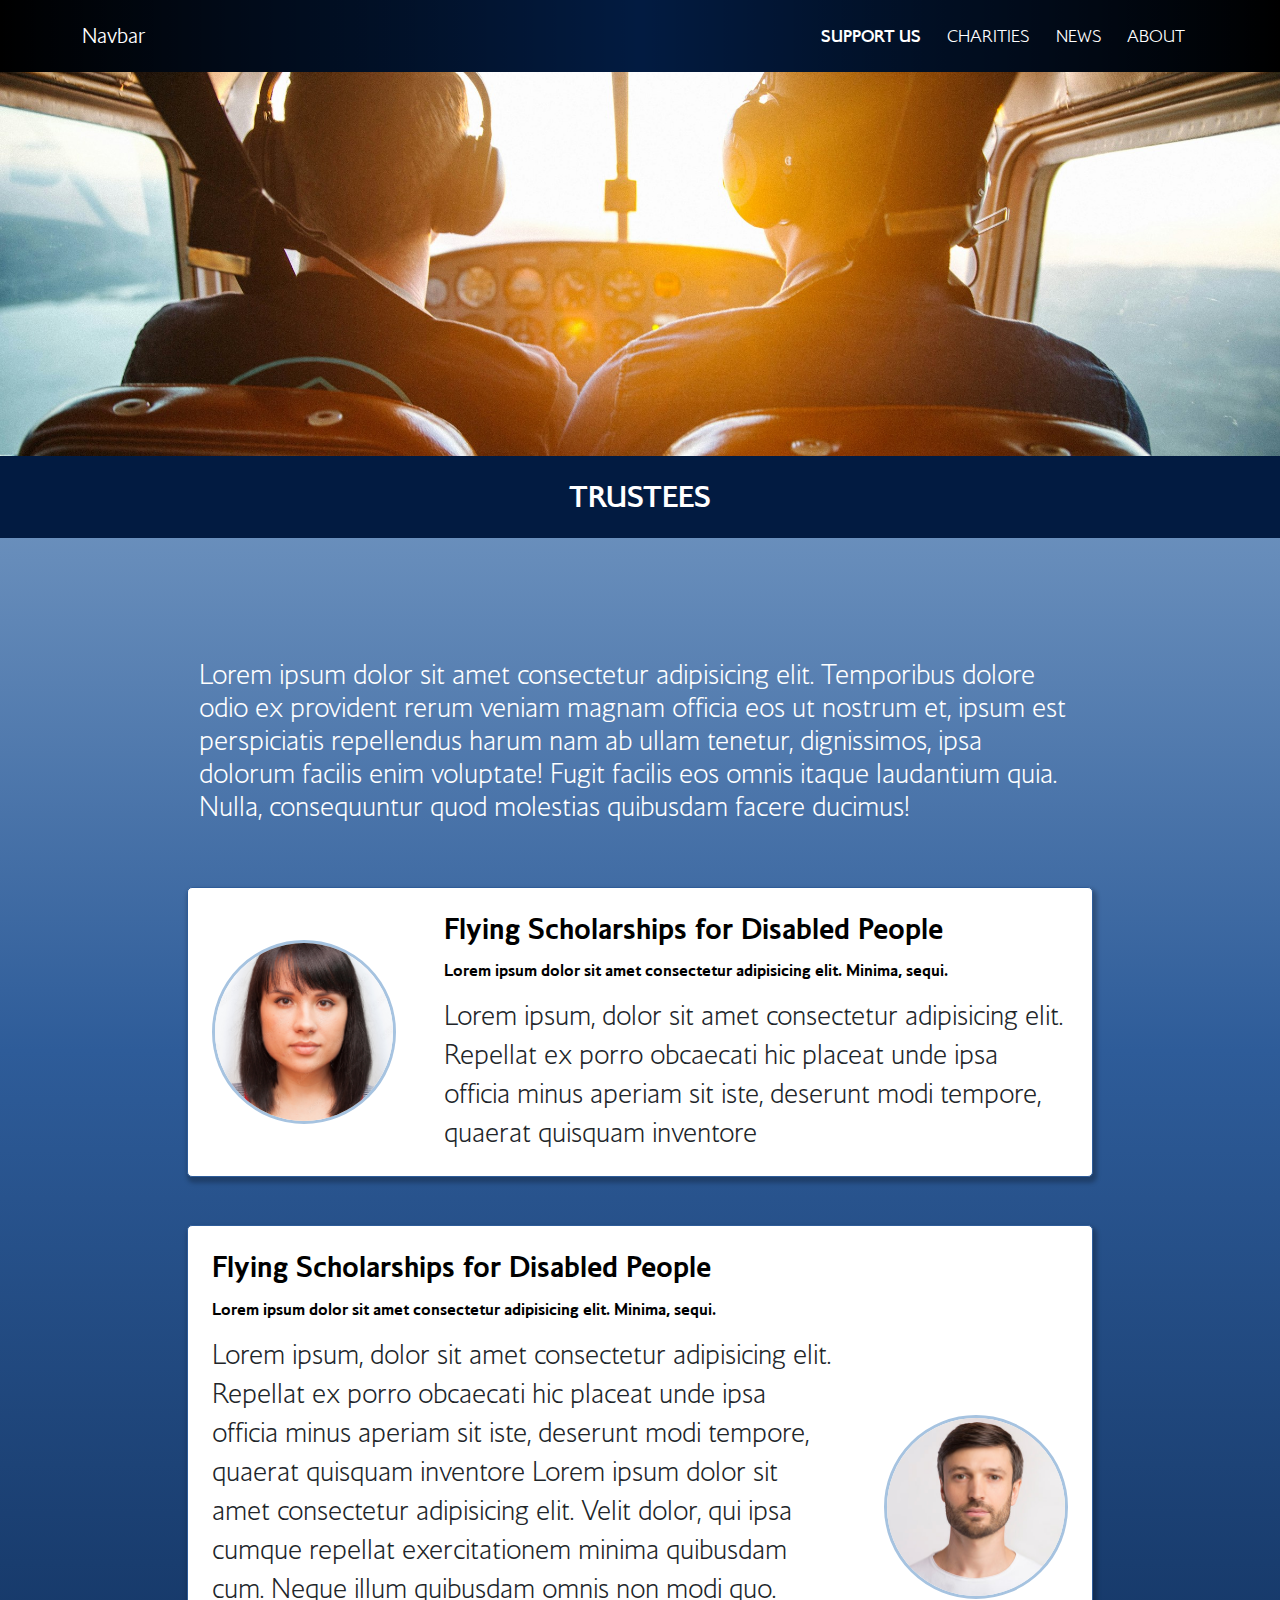
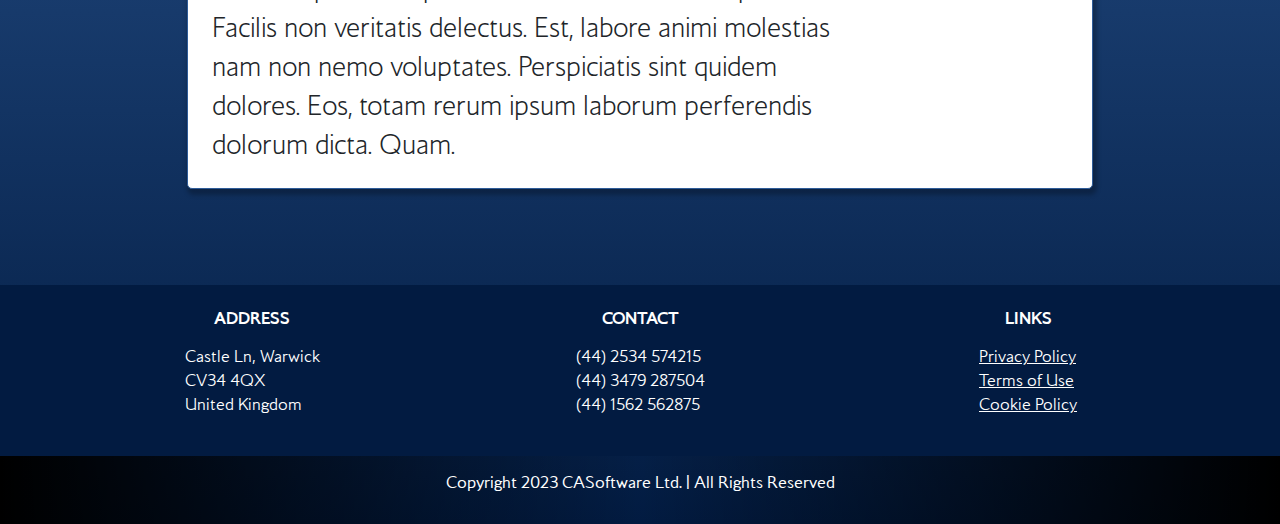
<file: about.html>
<!DOCTYPE html>
<html lang="en">
  <head>
    <meta charset="UTF-8" />
    <meta name="viewport" content="width=device-width, initial-scale=1.0" />
    <link rel="stylesheet" href="css/fontawesome.css" />
    <link rel="stylesheet" href="css/styles.css" />
    <link rel="stylesheet" href="css/bootstrap.css" />
    <title>High Flight</title>
  </head>
  <body>
    <!-- Logo opening animation -->
      <!-- NAVBAR -->
      <nav class="navbar navbar-expand-lg navbar-dark bg-dark">
        <div class="container">
          <a class="navbar-brand" href="#">Navbar</a>
          <!-- <button
            class="navbar-toggler"
            type="button"
            data-bs-toggle="collapse"
            data-bs-target="#navbarNavAltMarkup"
            aria-controls="navbarNavAltMarkup"
            aria-expanded="false"
            aria-label="Toggle navigation"
          > -->
            <!-- <span class="navbar-toggler-icon"></span> -->
            <!-- Hamburger Menu -->
            <span
              id="menu-btn"
              class="d-block hamburger d-log-none navbar-toggler"
              type="button"
              data-bs-toggle="collapse"
              data-bs-target="#navbarNavAltMarkup"
              aria-controls="navbarNavAltMarkup"
              aria-expanded="false"
              aria-label="Toggle navigation"
            >
              <span class="hamburger-top"></span>
              <span class="hamburger-middle"></span>
              <span class="hamburger-bottom"></span>
            </span>
          </button>
          <div
            class="collapse navbar-collapse justify-content-end"
            id="navbarNavAltMarkup"
          >
            <div class="navbar-nav">
              <a
                class="nav-link text-uppercase active"
                aria-current="page"
                href="#"
                >Support Us</a
              >
              <a class="nav-link text-uppercase" href="#">Charities</a>
              <a class="nav-link text-uppercase" href="#">News</a>
              <a class="nav-link text-uppercase" href="#">About</a>
            </div>
          </div>
        </div>
      </nav>

      <header>
      <section
        class="banner-section py-8"
        id="banner"
        style="
          background:
            url('./assets/header-image.jpg');
          background-position: center;
          background-repeat: no-repeat;
          background-attachment: scroll;
          background-size: cover;
          box-shadow: 0 0.1875rem 0.1875rem 0 rgba(0, 0, 0, 0.1) !important;
        "
      >
      </section>
      </header>

      <div class="action-panel bg-dark p-4">
        <div class="container">
          <div class="d-flex flex-row align-items-center justify-content-center">
           <h3 class="mb-0">TRUSTEES</h3>
          </div>
        </div>
      </div>

      <section
       id="about-us-section"
      class="panel-section p-3 p-md-6 pt-0 mt-4">

        <div class="container">
          <div class="row justify-content-center gap-5">
             

            <div class="col-10 text-white">
              <p>Lorem ipsum dolor sit amet consectetur adipisicing elit. Temporibus dolore odio ex provident rerum veniam magnam officia eos ut nostrum et, ipsum est perspiciatis repellendus harum nam ab ullam tenetur, dignissimos, ipsa dolorum facilis enim voluptate! Fugit facilis eos omnis itaque laudantium quia. Nulla, consequuntur quod molestias quibusdam facere ducimus!</p>
            </div>
  
              <div class="card-styling col-10 d-flex flex-lg-row flex-column justify-content-center align-items-center bg-white p-4 gap-5">

                <!-- Add a custom class to the outer div for better control -->
                <div class="d-flex justify-content-center align-items-center rounded-circle overflow-hidden img-wrapper" style="aspect-ratio: 1 / 1; overflow: hidden;"> <!-- Use aspect-ratio to ensure a perfect circle -->
                <img src="./assets/goodlookinggirl.jpg" class="img-fluid" alt="Logo" style="min-width: 100%; min-height: 100%; object-fit: cover;"> <!-- Image will cover the area -->
                </div>

                
                    <div class="text-container d-flex flex-column w-100 text-center">

                        <h3 class="text-black">Flying Scholarships for Disabled People</h3>

                        <h6 class="text-black">Lorem ipsum dolor sit amet consectetur adipisicing elit. Minima, sequi.</h6>

                        <p class="my-auto lh-base">Lorem ipsum, dolor sit amet consectetur adipisicing elit. Repellat ex porro obcaecati hic placeat unde ipsa officia minus aperiam sit iste, deserunt modi tempore, quaerat quisquam inventore                    
                        </p>
                      </div>
                
                </div>  
                
                <!-- TRUSTEE 2 -->
              <div class="card-styling col-10 d-flex flex-lg-row-reverse flex-column justify-content-center align-items-center  bg-white p-4 gap-5">

                <!-- Add a custom class to the outer div for better control -->
                <div class="d-flex justify-content-center align-items -center rounded-circle overflow-hidden img-wrapper" style="aspect-ratio: 1 / 1; overflow: hidden;"> <!-- Use aspect-ratio to ensure a perfect circle -->
                <img src="./assets/goodlookingguy.jpg" class="img-fluid" alt="Logo" style="min-width: 100%; min-height: 100%; object-fit: cover;"> <!-- Image will cover the area -->
                </div>

                
                    <div class="text-container d-flex flex-column w-100 text-center">

                        <h3 class="text-black">Flying Scholarships for Disabled People</h3>

                        <h6 class="text-black">Lorem ipsum dolor sit amet consectetur adipisicing elit. Minima, sequi.</h6>

                        <p class="my-auto lh-base">Lorem ipsum, dolor sit amet consectetur adipisicing elit. Repellat ex porro obcaecati hic placeat unde ipsa officia minus aperiam sit iste, deserunt modi tempore, quaerat quisquam inventore Lorem ipsum dolor sit amet consectetur adipisicing elit. Velit dolor, qui ipsa cumque repellat exercitationem minima quibusdam cum. Neque illum quibusdam omnis non modi quo. Facilis non veritatis delectus. Est, labore animi molestias nam non nemo voluptates. Perspiciatis sint quidem dolores. Eos, totam rerum ipsum laborum perferendis dolorum dicta. Quam.                 
                        </p>
                      </div>
                
                </div>     
        </div>
         
      </div>
      </section>
   


     
    


    <footer class="bg-dark text-primary p-4">
      <div class="container">
        <div class="row g-5">
          <div class="col-12 col-md-4">
            <h3 class="text-center text-uppercase">Address</h3>
            <div class="d-flex justify-content-center align-items-center">
            <p>Castle Ln, Warwick <br>
              CV34 4QX <br>
              United Kingdom</p>
            </div>
          </div>
          <div class="col-12 col-md-4">
            <h3 class="text-uppercase text-center">Contact</h3>
            <div class="d-flex justify-content-center align-items-center">
            <p>(44) 2534 574215<br>
              (44) 3479 287504<br>
              (44) 1562 562875</p>
            </div>
          </div>
          <div class="col-12 col-md-4">
            <h3 class="text-uppercase text-center">Links</h3>
            <div class="d-flex justify-content-center align-items-center">
            <p>
              <a href="">Privacy Policy </a> <br>
              <a href="">Terms of Use  </a> <br>
              <a href=""> Cookie Policy </a>
            </p>
          </div>
          </div>
        </div>
      </div>

    </footer>
    <div id="copyright" class="copyright text-center p-3">
      <h3 class="fw-light">Copyright 2023 CASoftware Ltd. | All Rights Reserved</h3>
    </div>


    <script src="js/bootstrap.bundle.min.js"></script>
    <!-- <script src="js/script.js"></script> -->
  </body>
</html>
</file>
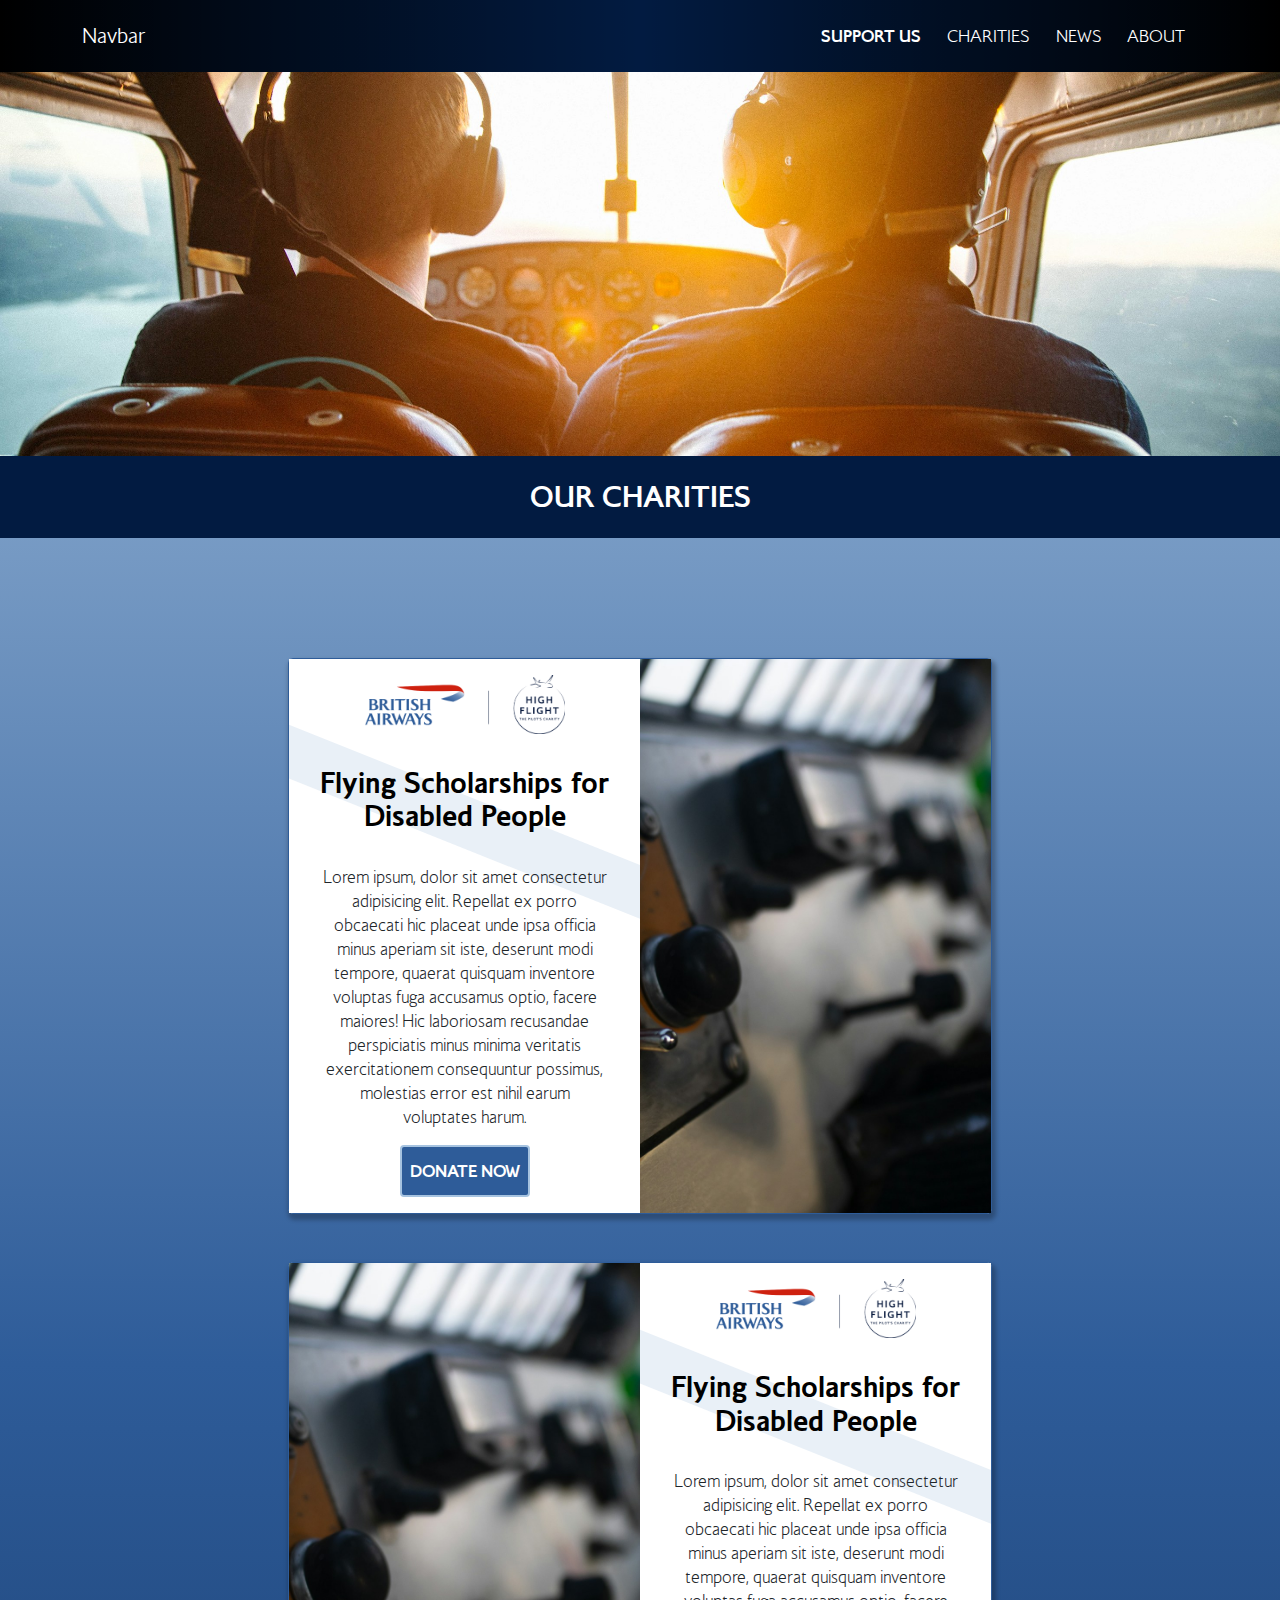
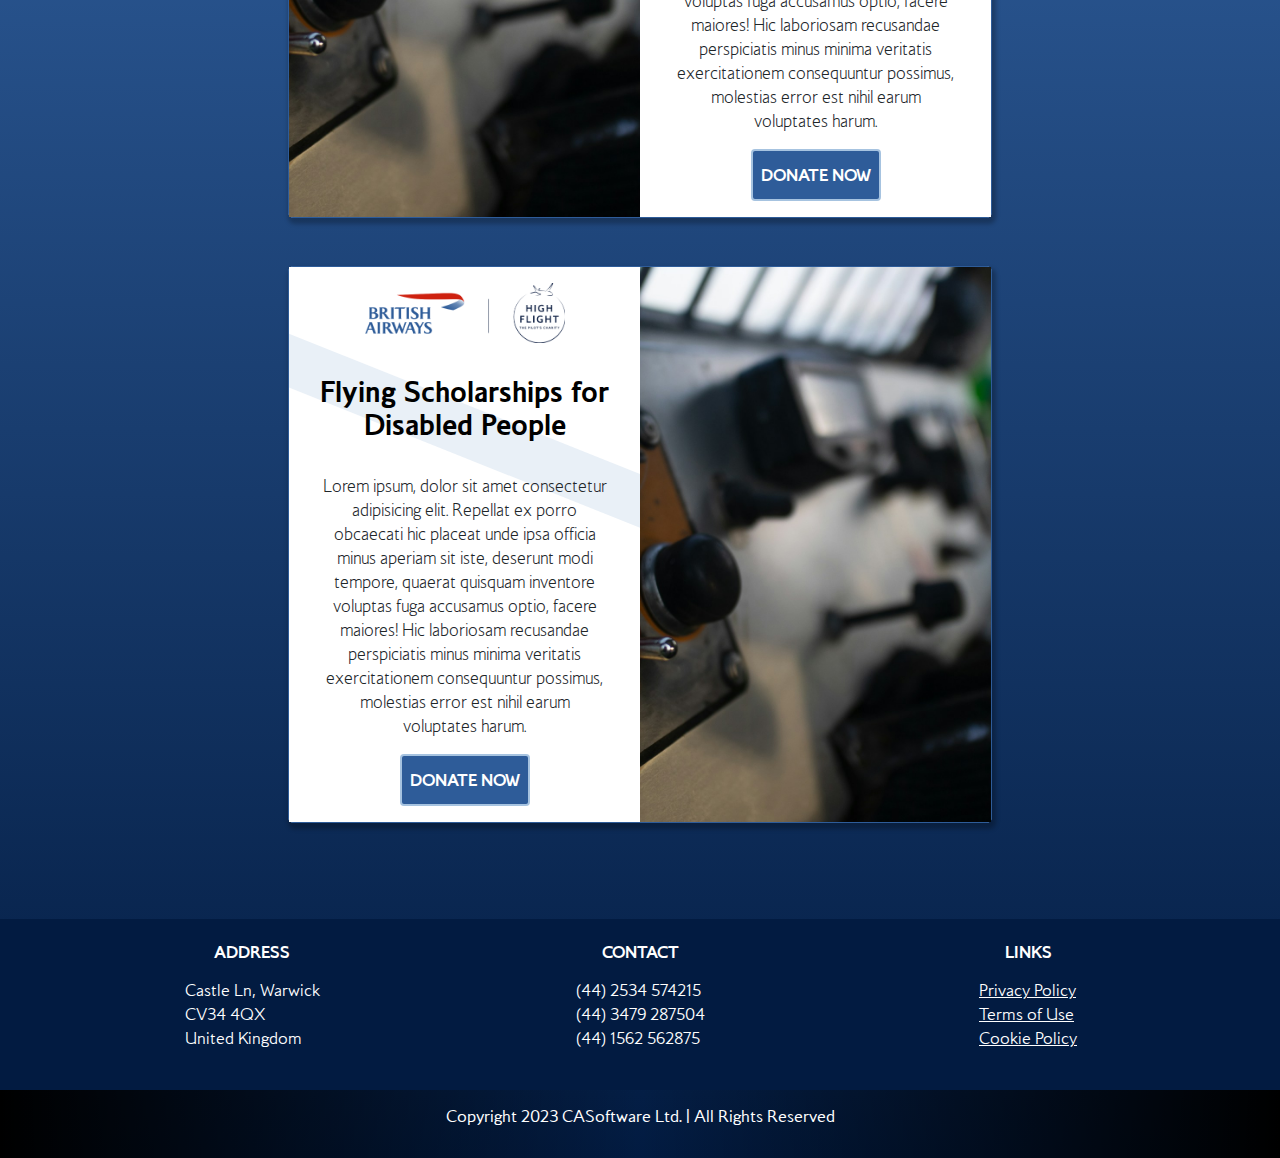
<file: charities.html>
<!DOCTYPE html>
<html lang="en">
  <head>
    <meta charset="UTF-8" />
    <meta name="viewport" content="width=device-width, initial-scale=1.0" />
    <link rel="stylesheet" href="css/fontawesome.css" />
    <link rel="stylesheet" href="css/styles.css" />
    <link rel="stylesheet" href="css/bootstrap.css" />
    <title>High Flight</title>
  </head>
  <body>
    <!-- Logo opening animation -->
      <!-- NAVBAR -->
      <nav class="navbar navbar-expand-lg navbar-dark bg-dark">
        <div class="container">
          <a class="navbar-brand" href="#">Navbar</a>
          <!-- <button
            class="navbar-toggler"
            type="button"
            data-bs-toggle="collapse"
            data-bs-target="#navbarNavAltMarkup"
            aria-controls="navbarNavAltMarkup"
            aria-expanded="false"
            aria-label="Toggle navigation"
          > -->
            <!-- <span class="navbar-toggler-icon"></span> -->
            <!-- Hamburger Menu -->
            <span
              id="menu-btn"
              class="d-block hamburger d-log-none navbar-toggler"
              type="button"
              data-bs-toggle="collapse"
              data-bs-target="#navbarNavAltMarkup"
              aria-controls="navbarNavAltMarkup"
              aria-expanded="false"
              aria-label="Toggle navigation"
            >
              <span class="hamburger-top"></span>
              <span class="hamburger-middle"></span>
              <span class="hamburger-bottom"></span>
            </span>
          </button>
          <div
            class="collapse navbar-collapse justify-content-end"
            id="navbarNavAltMarkup"
          >
            <div class="navbar-nav">
              <a
                class="nav-link text-uppercase active"
                aria-current="page"
                href="#"
                >Support Us</a
              >
              <a class="nav-link text-uppercase" href="#">Charities</a>
              <a class="nav-link text-uppercase" href="#">News</a>
              <a class="nav-link text-uppercase" href="#">About</a>
            </div>
          </div>
        </div>
      </nav>

      <header>
      <section
        class="banner-section py-8"
        id="banner"
        style="
          background:
            url('./assets/header-image.jpg');
          background-position: center;
          background-repeat: no-repeat;
          background-attachment: scroll;
          background-size: cover;
          box-shadow: 0 0.1875rem 0.1875rem 0 rgba(0, 0, 0, 0.1) !important;
        "
      >
      </section>
      </header>

      <div class="action-panel bg-dark p-4">
        <div class="container">
          <div class="d-flex flex-row align-items-center justify-content-center">
           <h3 class="mb-0">OUR CHARITIES</h3>
          </div>
        </div>
      </div>

      <section
       id="support-us-section"
      class="panel-section p-3 p-md-6 pt-0 mt-4">
        <div class="container">
            <div class="row justify-content-center gap-5">
  
              <div class="col-12 d-flex flex-column justify-content-center align-items-center text-left">
                <div class="charity-card d-flex flex-row" style="max-width: 704px;">
                    <!-- Card left half -->
                    <div class="card p-0 w-100 w-md-50 overflow-hidden h-100 rounded-0">
                      <div class="p-3 d-flex justify-content-center">
                      <img src="./assets/BA-HF_Logo.png" width="200px" class="img-fluid" alt="Logo"> <!-- Add your logo image path here -->
                    </div>
                    <div class="line-decoration"></div>

                      <div class="card-body text-center d-flex flex-column justify-content-around">

                        <h3 class="text-black">Flying Scholarships for Disabled People</h3>

                        <p class="card-text my-auto p-3 lh-base">Lorem ipsum, dolor sit amet consectetur adipisicing elit. Repellat ex porro obcaecati hic placeat unde ipsa officia minus aperiam sit iste, deserunt modi tempore, quaerat quisquam inventore voluptas fuga accusamus optio, facere maiores! Hic laboriosam recusandae perspiciatis minus minima veritatis exercitationem consequuntur possimus, molestias error est nihil earum voluptates harum.</p>
                        <a href="#" class="card-link mx-auto fw-bold">
                            DONATE NOW
                          </a>
                      </div>
                    </div>
                  
                    <!-- Card right half image -->
                    <div class="w-50 w-100 w-md-50 h-100 d-none d-md-block">
                      <img src="./assets/cockpit-card-img.jpg" class="img-fluid h-100" alt="" style="object-fit: cover;">
                    </div>
                  </div>
                </div>  
                
                <!-- SECOND CARD -->
              <div class="col-12 d-flex flex-column justify-content-center align-items-center text-left">
                <div class="charity-card d-flex flex-row-reverse" style="max-width: 704px;">
                    <!-- Card left half -->
                    <div class="card p-0 w-100 w-md-50 overflow-hidden h-100 rounded-0">
                      <div class="p-3 d-flex justify-content-center">
                      <img src="./assets/BA-HF_Logo.png" width="200px" class="img-fluid" alt="Logo"> <!-- Add your logo image path here -->
                    </div>
                    <div class="line-decoration"></div>

                      <div class="card-body text-center d-flex flex-column justify-content-around">

                        <h3 class="text-black">Flying Scholarships for Disabled People</h3>

                        <p class="card-text my-auto p-3 lh-base">Lorem ipsum, dolor sit amet consectetur adipisicing elit. Repellat ex porro obcaecati hic placeat unde ipsa officia minus aperiam sit iste, deserunt modi tempore, quaerat quisquam inventore voluptas fuga accusamus optio, facere maiores! Hic laboriosam recusandae perspiciatis minus minima veritatis exercitationem consequuntur possimus, molestias error est nihil earum voluptates harum.</p>
                        <a href="#" class="card-link mx-auto fw-bold">
                            DONATE NOW
                          </a>
                      </div>
                    </div>
                  
                    <!-- Card right half image -->
                    <div class="w-50 w-100 w-md-50 h-100 d-none d-md-block">
                      <img src="./assets/cockpit-card-img.jpg" class="img-fluid h-100" alt="" style="object-fit: cover;">
                    </div>
                  </div>
                </div>  
                   
              <div class="col-12 d-flex flex-column justify-content-center align-items-center text-left">
                <div class="charity-card d-flex flex-row" style="max-width: 704px;">
                    <!-- Card left half -->
                    <div class="card p-0 w-100 w-md-50 overflow-hidden h-100 rounded-0">
                      <div class="p-3 d-flex justify-content-center">
                      <img src="./assets/BA-HF_Logo.png" width="200px" class="img-fluid" alt="Logo"> <!-- Add your logo image path here -->
                    </div>
                    <div class="line-decoration"></div>

                      <div class="card-body text-center d-flex flex-column justify-content-around">

                        <h3 class="text-black">Flying Scholarships for Disabled People</h3>

                        <p class="card-text my-auto p-3 lh-base">Lorem ipsum, dolor sit amet consectetur adipisicing elit. Repellat ex porro obcaecati hic placeat unde ipsa officia minus aperiam sit iste, deserunt modi tempore, quaerat quisquam inventore voluptas fuga accusamus optio, facere maiores! Hic laboriosam recusandae perspiciatis minus minima veritatis exercitationem consequuntur possimus, molestias error est nihil earum voluptates harum.</p>
                        <a href="#" class="card-link mx-auto fw-bold">
                            DONATE NOW
                          </a>
                      </div>
                    </div>
                  
                    <!-- Card right half image -->
                    <div class="w-50 w-100 w-md-50 h-100 d-none d-md-block">
                      <img src="./assets/cockpit-card-img.jpg" class="img-fluid h-100" alt="" style="object-fit: cover;">
                    </div>
                  </div>
                </div>     
        </div>
         
      </div>
      </section>
   


     
    


    <footer class="bg-dark text-primary p-4">
      <div class="container">
        <div class="row g-5">
          <div class="col-12 col-md-4">
            <h3 class="text-center text-uppercase">Address</h3>
            <div class="d-flex justify-content-center align-items-center">
            <p>Castle Ln, Warwick <br>
              CV34 4QX <br>
              United Kingdom</p>
            </div>
          </div>
          <div class="col-12 col-md-4">
            <h3 class="text-uppercase text-center">Contact</h3>
            <div class="d-flex justify-content-center align-items-center">
            <p>(44) 2534 574215<br>
              (44) 3479 287504<br>
              (44) 1562 562875</p>
            </div>
          </div>
          <div class="col-12 col-md-4">
            <h3 class="text-uppercase text-center">Links</h3>
            <div class="d-flex justify-content-center align-items-center">
            <p>
              <a href="">Privacy Policy </a> <br>
              <a href="">Terms of Use  </a> <br>
              <a href=""> Cookie Policy </a>
            </p>
          </div>
          </div>
        </div>
      </div>

    </footer>
    <div id="copyright" class="copyright text-center p-3">
      <h3 class="fw-light">Copyright 2023 CASoftware Ltd. | All Rights Reserved</h3>
    </div>


    <script src="js/bootstrap.bundle.min.js"></script>
    <!-- <script src="js/script.js"></script> -->
  </body>
</html>
</file>
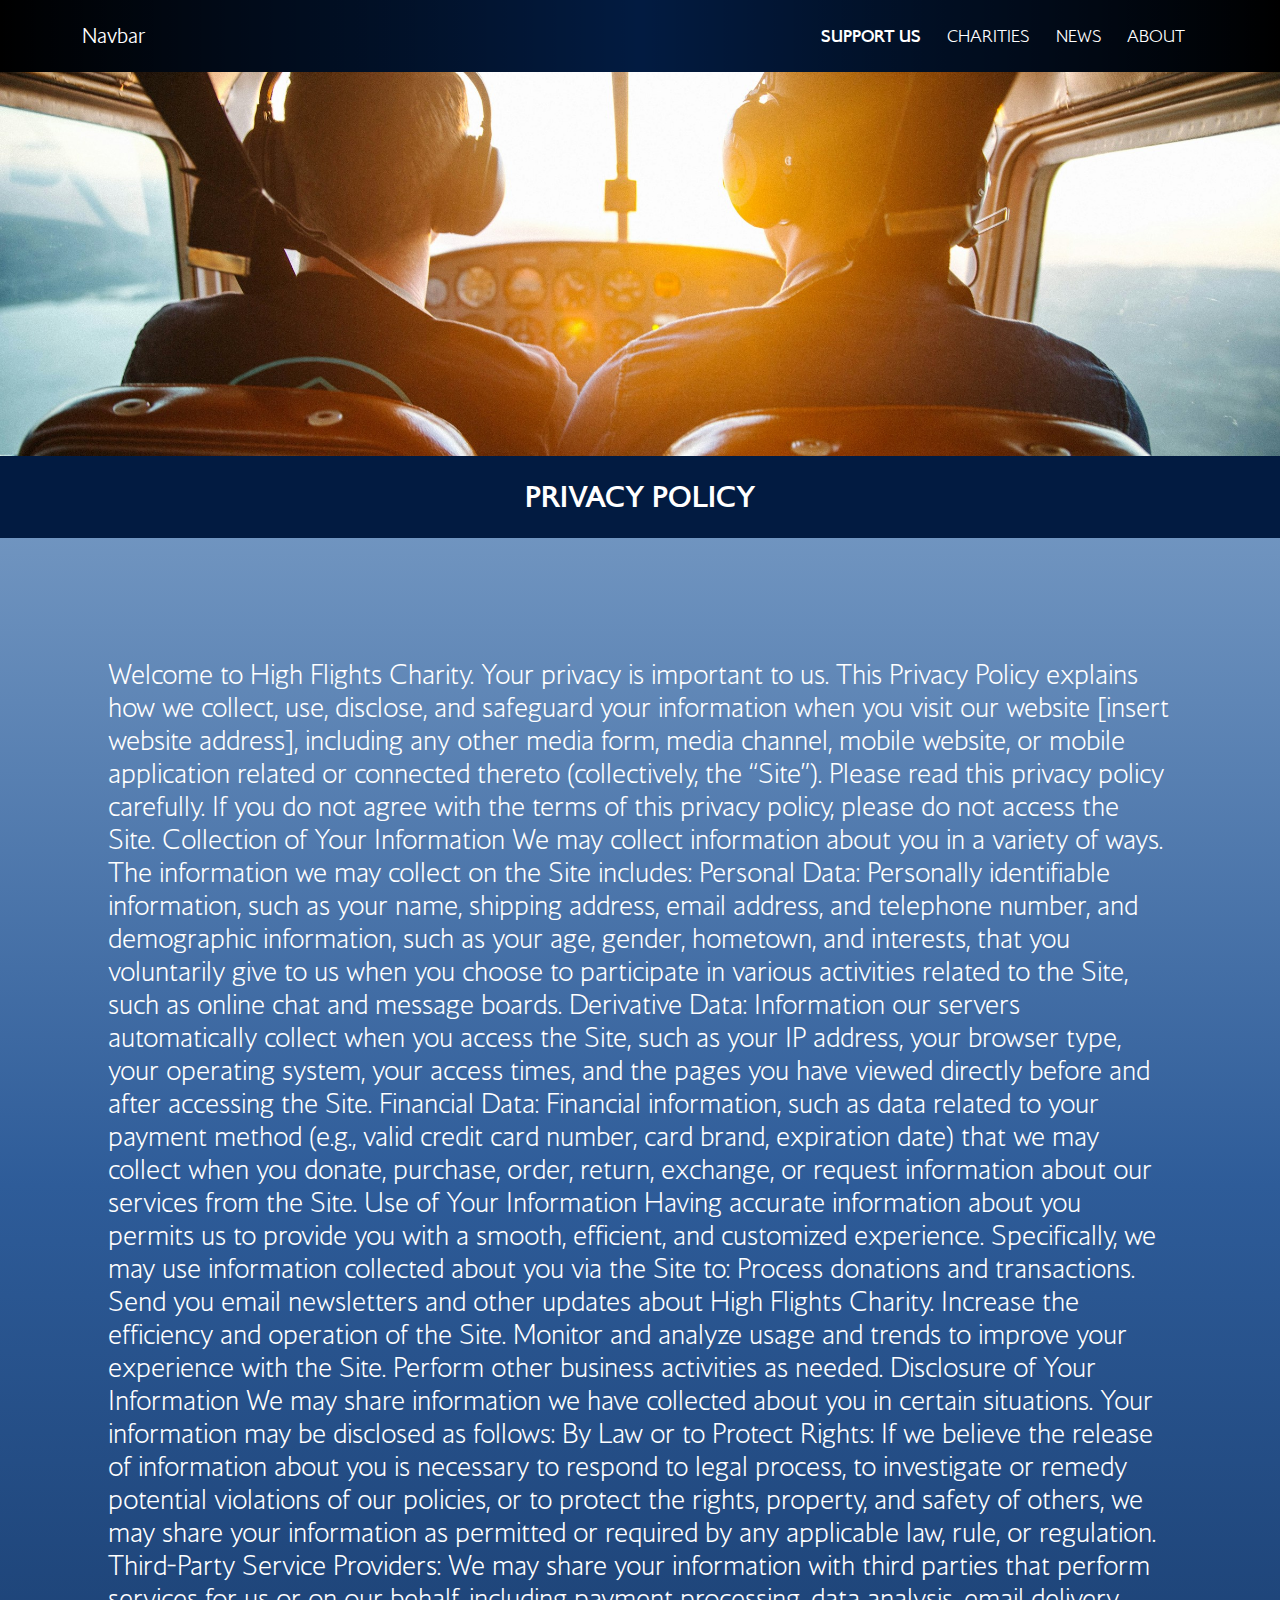
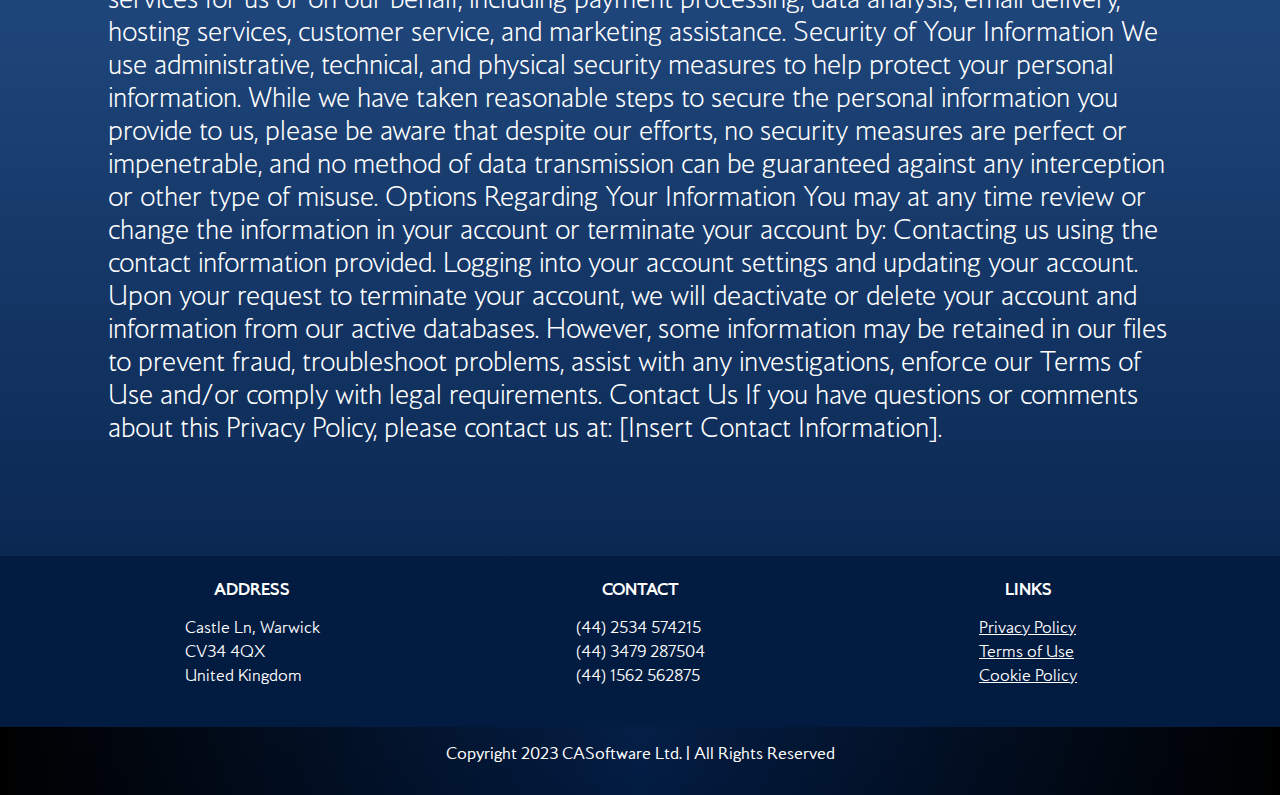
<file: privacy-policy.html>
<!DOCTYPE html>
<html lang="en">
  <head>
    <meta charset="UTF-8" />
    <meta name="viewport" content="width=device-width, initial-scale=1.0" />
    <link rel="stylesheet" href="css/fontawesome.css" />
    <link rel="stylesheet" href="css/styles.css" />
    <link rel="stylesheet" href="css/bootstrap.css" />
    <title>High Flight</title>
  </head>
  <body>
    <!-- Logo opening animation -->
      <!-- NAVBAR -->
      <nav class="navbar navbar-expand-lg navbar-dark bg-dark">
        <div class="container">
          <a class="navbar-brand" href="#">Navbar</a>
          <!-- <button
            class="navbar-toggler"
            type="button"
            data-bs-toggle="collapse"
            data-bs-target="#navbarNavAltMarkup"
            aria-controls="navbarNavAltMarkup"
            aria-expanded="false"
            aria-label="Toggle navigation"
          > -->
            <!-- <span class="navbar-toggler-icon"></span> -->
            <!-- Hamburger Menu -->
            <span
              id="menu-btn"
              class="d-block hamburger d-log-none navbar-toggler"
              type="button"
              data-bs-toggle="collapse"
              data-bs-target="#navbarNavAltMarkup"
              aria-controls="navbarNavAltMarkup"
              aria-expanded="false"
              aria-label="Toggle navigation"
            >
              <span class="hamburger-top"></span>
              <span class="hamburger-middle"></span>
              <span class="hamburger-bottom"></span>
            </span>
          </button>
          <div
            class="collapse navbar-collapse justify-content-end"
            id="navbarNavAltMarkup"
          >
            <div class="navbar-nav">
              <a
                class="nav-link text-uppercase active"
                aria-current="page"
                href="#"
                >Support Us</a
              >
              <a class="nav-link text-uppercase" href="#">Charities</a>
              <a class="nav-link text-uppercase" href="#">News</a>
              <a class="nav-link text-uppercase" href="#">About</a>
            </div>
          </div>
        </div>
      </nav>

      <header>
      <section
        class="banner-section py-8"
        id="banner"
        style="
          background:
            url('./assets/header-image.jpg');
          background-position: center;
          background-repeat: no-repeat;
          background-attachment: scroll;
          background-size: cover;
          box-shadow: 0 0.1875rem 0.1875rem 0 rgba(0, 0, 0, 0.1) !important;
        "
      >
      </section>
      </header>

      <div class="action-panel bg-dark p-4">
        <div class="container">
          <div class="d-flex flex-row align-items-center justify-content-center">
           <h3 class="mb-0">PRIVACY POLICY</h3>
          </div>
        </div>
      </div>

      
            
        <!-- THIS WILL BE EDITED WITH RICH TEXT EDITOR AND FORMATTED ONCE IN UMBRACO -->
       <section id="privacy-policy" class="panel-section  p-3 p-md-6 pt-0 mt-4 text-white">
        <div class="container">
            <p>
                Welcome to High Flights Charity. Your privacy is important to us. This Privacy Policy explains how we collect, use, disclose, and safeguard your information when you visit our website [insert website address], including any other media form, media channel, mobile website, or mobile application related or connected thereto (collectively, the “Site”). Please read this privacy policy carefully. If you do not agree with the terms of this privacy policy, please do not access the Site.

Collection of Your Information
We may collect information about you in a variety of ways. The information we may collect on the Site includes:

Personal Data: Personally identifiable information, such as your name, shipping address, email address, and telephone number, and demographic information, such as your age, gender, hometown, and interests, that you voluntarily give to us when you choose to participate in various activities related to the Site, such as online chat and message boards.
Derivative Data: Information our servers automatically collect when you access the Site, such as your IP address, your browser type, your operating system, your access times, and the pages you have viewed directly before and after accessing the Site.
Financial Data: Financial information, such as data related to your payment method (e.g., valid credit card number, card brand, expiration date) that we may collect when you donate, purchase, order, return, exchange, or request information about our services from the Site.
Use of Your Information
Having accurate information about you permits us to provide you with a smooth, efficient, and customized experience. Specifically, we may use information collected about you via the Site to:

Process donations and transactions.
Send you email newsletters and other updates about High Flights Charity.
Increase the efficiency and operation of the Site.
Monitor and analyze usage and trends to improve your experience with the Site.
Perform other business activities as needed.
Disclosure of Your Information
We may share information we have collected about you in certain situations. Your information may be disclosed as follows:

By Law or to Protect Rights: If we believe the release of information about you is necessary to respond to legal process, to investigate or remedy potential violations of our policies, or to protect the rights, property, and safety of others, we may share your information as permitted or required by any applicable law, rule, or regulation.
Third-Party Service Providers: We may share your information with third parties that perform services for us or on our behalf, including payment processing, data analysis, email delivery, hosting services, customer service, and marketing assistance.
Security of Your Information

We use administrative, technical, and physical security measures to help protect your personal information. While we have taken reasonable steps to secure the personal information you provide to us, please be aware that despite our efforts, no security measures are perfect or impenetrable, and no method of data transmission can be guaranteed against any interception or other type of misuse.

Options Regarding Your Information

You may at any time review or change the information in your account or terminate your account by:

Contacting us using the contact information provided.
Logging into your account settings and updating your account.
Upon your request to terminate your account, we will deactivate or delete your account and information from our active databases. However, some information may be retained in our files to prevent fraud, troubleshoot problems, assist with any investigations, enforce our Terms of Use and/or comply with legal requirements.

Contact Us
If you have questions or comments about this Privacy Policy, please contact us at: [Insert Contact Information].
            </p>
        </div>
       </section>


    <footer class="bg-dark text-primary p-4">
      <div class="container">
        <div class="row g-5">
          <div class="col-12 col-md-4">
            <h3 class="text-center text-uppercase">Address</h3>
            <div class="d-flex justify-content-center align-items-center">
            <p>Castle Ln, Warwick <br>
              CV34 4QX <br>
              United Kingdom</p>
            </div>
          </div>
          <div class="col-12 col-md-4">
            <h3 class="text-uppercase text-center">Contact</h3>
            <div class="d-flex justify-content-center align-items-center">
            <p>(44) 2534 574215<br>
              (44) 3479 287504<br>
              (44) 1562 562875</p>
            </div>
          </div>
          <div class="col-12 col-md-4">
            <h3 class="text-uppercase text-center">Links</h3>
            <div class="d-flex justify-content-center align-items-center">
            <p>
              <a href="">Privacy Policy </a> <br>
              <a href="">Terms of Use  </a> <br>
              <a href=""> Cookie Policy </a>
            </p>
          </div>
          </div>
        </div>
      </div>

    </footer>
    <div id="copyright" class="copyright text-center p-3">
      <h3 class="fw-light">Copyright 2023 CASoftware Ltd. | All Rights Reserved</h3>
    </div>


    <script src="js/bootstrap.bundle.min.js"></script>
    <!-- <script src="js/script.js"></script> -->
  </body>
</html>
</file>
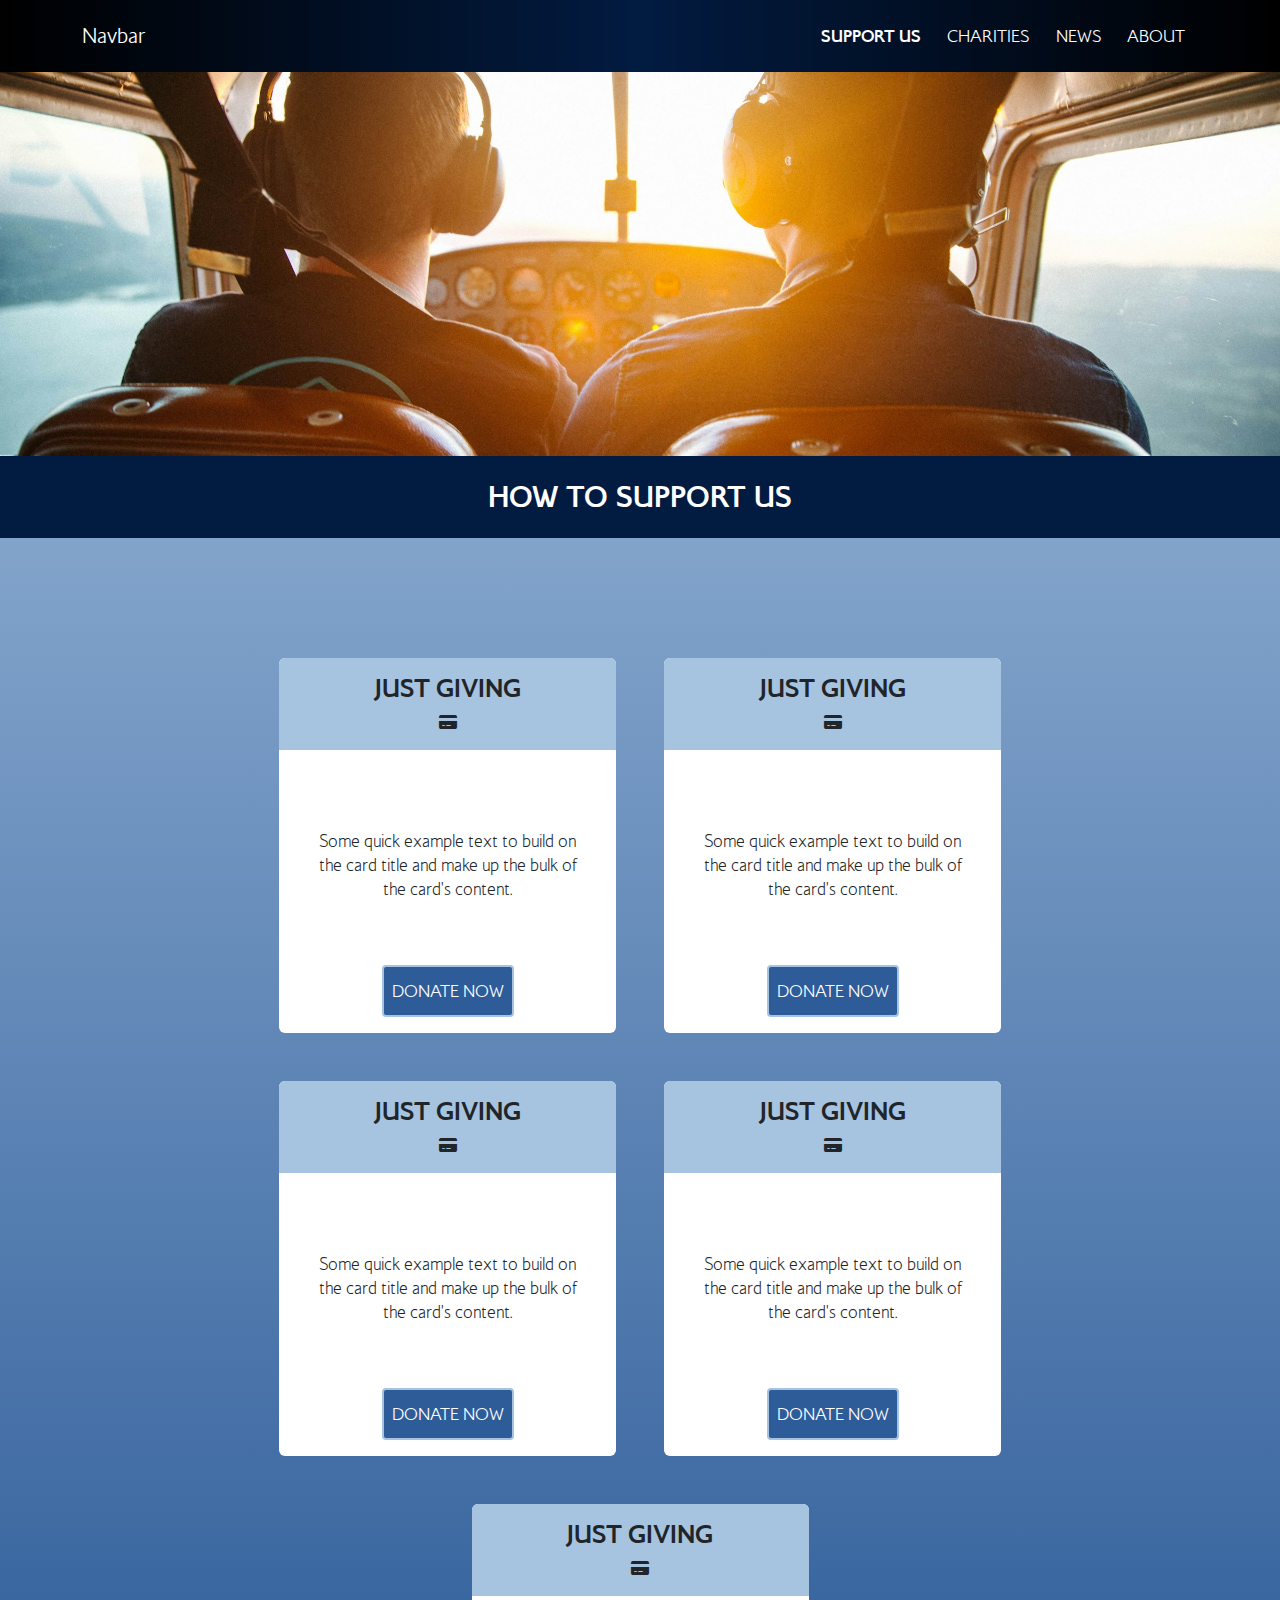
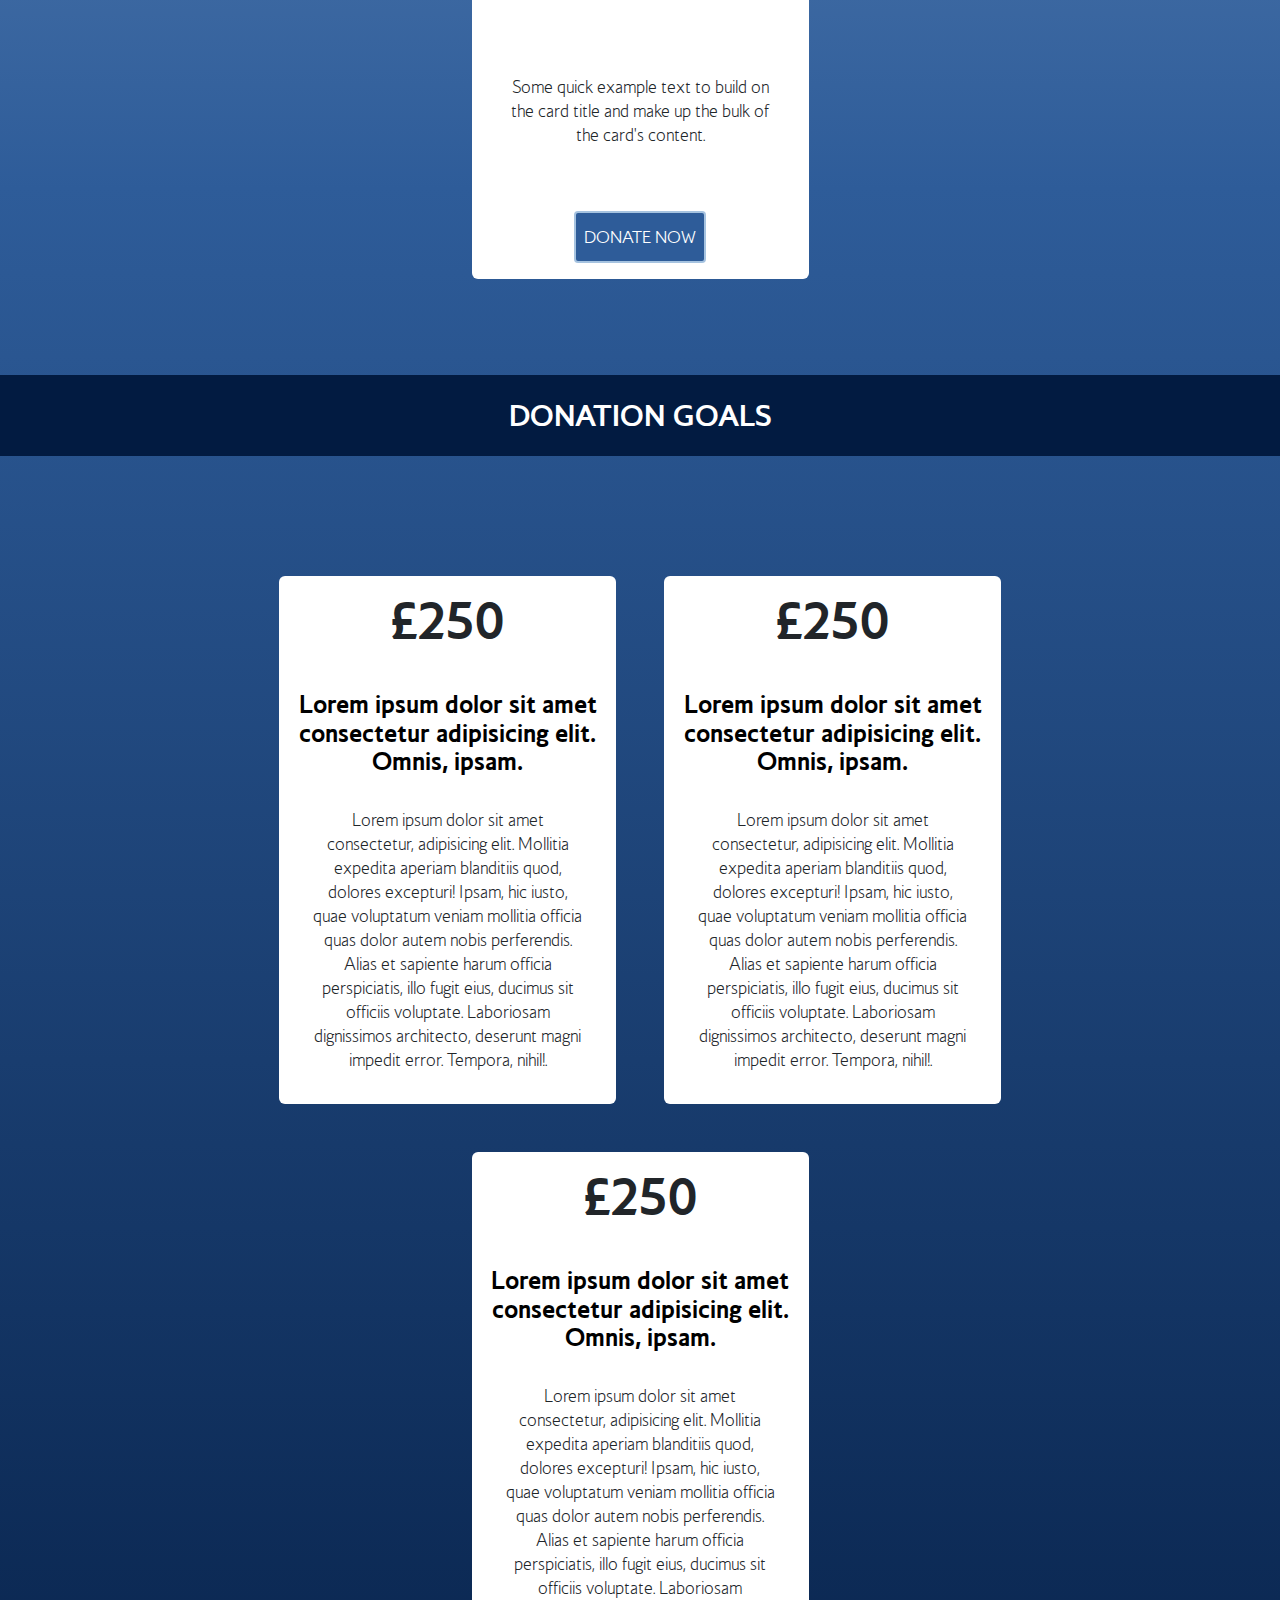
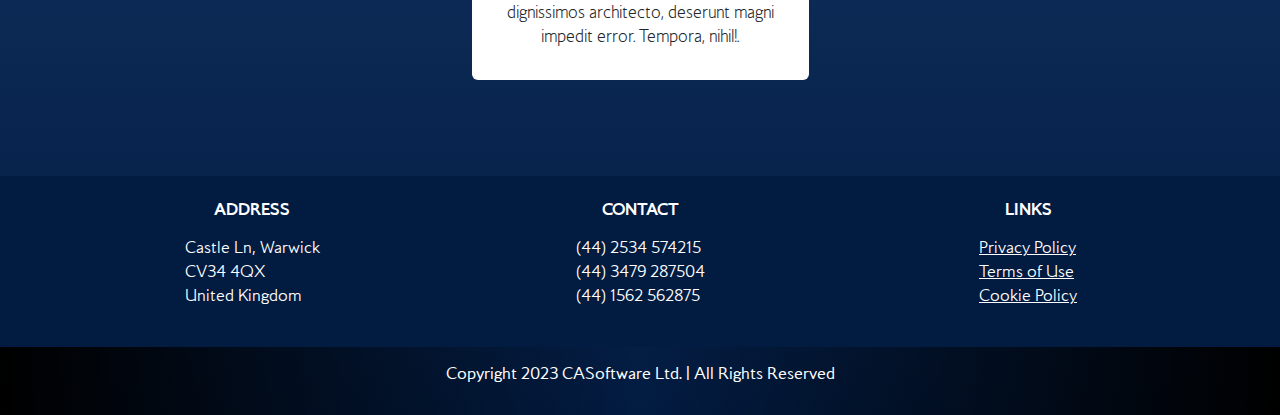
<file: support-us.html>
<!DOCTYPE html>
<html lang="en">
  <head>
    <meta charset="UTF-8" />
    <meta name="viewport" content="width=device-width, initial-scale=1.0" />
    <link rel="stylesheet" href="css/fontawesome.css" />
    <link rel="stylesheet" href="css/styles.css" />
    <link rel="stylesheet" href="css/bootstrap.css" />
    <title>High Flight</title>
  </head>
  <body>
    <!-- Logo opening animation -->
      <!-- NAVBAR -->
      <nav class="navbar navbar-expand-lg navbar-dark bg-dark">
        <div class="container">
          <a class="navbar-brand" href="#">Navbar</a>
          <!-- <button
            class="navbar-toggler"
            type="button"
            data-bs-toggle="collapse"
            data-bs-target="#navbarNavAltMarkup"
            aria-controls="navbarNavAltMarkup"
            aria-expanded="false"
            aria-label="Toggle navigation"
          > -->
            <!-- <span class="navbar-toggler-icon"></span> -->
            <!-- Hamburger Menu -->
            <span
              id="menu-btn"
              class="d-block hamburger d-log-none navbar-toggler"
              type="button"
              data-bs-toggle="collapse"
              data-bs-target="#navbarNavAltMarkup"
              aria-controls="navbarNavAltMarkup"
              aria-expanded="false"
              aria-label="Toggle navigation"
            >
              <span class="hamburger-top"></span>
              <span class="hamburger-middle"></span>
              <span class="hamburger-bottom"></span>
            </span>
          </button>
          <div
            class="collapse navbar-collapse justify-content-end"
            id="navbarNavAltMarkup"
          >
            <div class="navbar-nav">
              <a
                class="nav-link text-uppercase active"
                aria-current="page"
                href="#"
                >Support Us</a
              >
              <a class="nav-link text-uppercase" href="#">Charities</a>
              <a class="nav-link text-uppercase" href="#">News</a>
              <a class="nav-link text-uppercase" href="#">About</a>
            </div>
          </div>
        </div>
      </nav>

      <header>
      <section
        class="banner-section py-8"
        id="banner"
        style="
          background:
            url('./assets/header-image.jpg');
          background-position: center;
          background-repeat: no-repeat;
          background-attachment: scroll;
          background-size: cover;
          box-shadow: 0 0.1875rem 0.1875rem 0 rgba(0, 0, 0, 0.1) !important;
        "
      >
      </section>
      </header>

      <div class="action-panel bg-dark p-4 mt-0">
        <div class="container">
          <div class="d-flex flex-row align-items-center justify-content-center">
           <h3 class="mb-0">HOW TO SUPPORT US</h3>
          </div>
        </div>
      </div>

      <section
       id="support-us-section"
      class="panel-section p-3 p-md-6 pt-0 mt-4">
        <div class="container">
          <div class="row gap-5 justify-content-center">
            <div class="card p-0 overflow-hidden" style="width: 337px; min-height: 375px;">
              <div class="bg-light p-3 text-center">
                <h4 class="card-title">JUST GIVING</h4>
                <i class="fa-solid fa-credit-card"></i>
              </div>
              <div class="card-body text-center d-flex flex-column justify-content-around">
                <!-- This can be a rich-text editor -->
              <p class="card-text my-auto p-3 lh-base">Some quick example text to build on the card title and make up the bulk of the card's content.</p>
              <a href="#" class="card-link mx-auto">
                DONATE NOW
              </a>
         
            </div>
          </div>
          <div class="card p-0 overflow-hidden" style="width: 337px; min-height: 375px;">
            <div class="bg-light p-3 text-center">
              <h4 class="card-title">JUST GIVING</h4>
              <i class="fa-solid fa-credit-card"></i>
            </div>
            <div class="card-body text-center d-flex flex-column justify-content-around">
              <!-- This can be a rich-text editor -->
            <p class="card-text my-auto p-3 lh-base">Some quick example text to build on the card title and make up the bulk of the card's content.</p>
            <a href="#" class="card-link mx-auto">
              DONATE NOW
            </a>
       
          </div>
        </div>
          <div class="card p-0 overflow-hidden" style="width: 337px; min-height: 375px;">
            <div class="bg-light p-3 text-center">
              <h4 class="card-title">JUST GIVING</h4>
              <i class="fa-solid fa-credit-card"></i>
            </div>
            <div class="card-body text-center d-flex flex-column justify-content-around">
              <!-- This can be a rich-text editor -->
            <p class="card-text my-auto p-3 lh-base">Some quick example text to build on the card title and make up the bulk of the card's content.</p>
            <a href="#" class="card-link mx-auto">
              DONATE NOW
            </a>
       
          </div>
        </div>
          <div class="card p-0 overflow-hidden" style="width: 337px; min-height: 375px;">
            <div class="bg-light p-3 text-center">
              <h4 class="card-title">JUST GIVING</h4>
              <i class="fa-solid fa-credit-card"></i>
            </div>
            <div class="card-body text-center d-flex flex-column justify-content-around">
              <!-- This can be a rich-text editor -->
            <p class="card-text my-auto p-3 lh-base">Some quick example text to build on the card title and make up the bulk of the card's content.</p>
            <a href="#" class="card-link mx-auto">
              DONATE NOW
            </a>
       
          </div>
        </div>
          <div class="card p-0 overflow-hidden" style="width: 337px; min-height: 375px;">
            <div class="bg-light p-3 text-center">
              <h4 class="card-title">JUST GIVING</h4>
              <i class="fa-solid fa-credit-card"></i>
            </div>
            <div class="card-body text-center d-flex flex-column justify-content-around">
              <!-- This can be a rich-text editor -->
            <p class="card-text my-auto p-3 lh-base">Some quick example text to build on the card title and make up the bulk of the card's content.</p>
            <a href="#" class="card-link mx-auto">
              DONATE NOW
            </a>
       
          </div>
        </div>
          
          
           
        </div>
      </div>
      </section>
   

      <div class="action-panel bg-dark p-4">
        <div class="container">
          <div class="d-flex flex-row align-items-center justify-content-center">
           <h3 class="mb-0">DONATION GOALS</h3>
          
          </div>
        </div>
      </div>


      <section
      id="donation-goals-section"
     class="panel-section p-3 p-md-6 pt-0 mt-4">
       <div class="container">
         <div class="row gap-5 justify-content-center">
           <div class="card p-0 overflow-hidden" style="width: 337px; min-height: 375px;">
             <div class="p-3 text-center">
               <h2 class="card-title">£250</h2>
             </div>
             <div class="card-body text-center d-flex flex-column justify-content-around">
               <h4 class="text-black">
                Lorem ipsum dolor sit amet consectetur adipisicing elit. Omnis, ipsam.
               </h4>
               <!-- This can be a rich-text editor -->
             <p class="card-text my-auto p-3 lh-base">Lorem ipsum dolor sit amet consectetur, adipisicing elit. Mollitia expedita aperiam blanditiis quod, dolores excepturi! Ipsam, hic iusto, quae voluptatum veniam mollitia officia quas dolor autem nobis perferendis. Alias et sapiente harum officia perspiciatis, illo fugit eius, ducimus sit officiis voluptate. Laboriosam dignissimos architecto, deserunt magni impedit error. Tempora, nihil!.</p>
            
        
           </div>
         </div>
           <div class="card p-0 overflow-hidden" style="width: 337px; min-height: 375px;">
             <div class="p-3 text-center">
               <h2 class="card-title">£250</h2>
             </div>
             <div class="card-body text-center d-flex flex-column justify-content-around">
               <h4 class="text-black">
                Lorem ipsum dolor sit amet consectetur adipisicing elit. Omnis, ipsam.
               </h4>
               <!-- This can be a rich-text editor -->
             <p class="card-text my-auto p-3 lh-base">Lorem ipsum dolor sit amet consectetur, adipisicing elit. Mollitia expedita aperiam blanditiis quod, dolores excepturi! Ipsam, hic iusto, quae voluptatum veniam mollitia officia quas dolor autem nobis perferendis. Alias et sapiente harum officia perspiciatis, illo fugit eius, ducimus sit officiis voluptate. Laboriosam dignissimos architecto, deserunt magni impedit error. Tempora, nihil!.</p>
            
        
           </div>
         </div>
           <div class="card p-0 overflow-hidden" style="width: 337px; min-height: 375px;">
             <div class="p-3 text-center">
               <h2 class="card-title">£250</h2>
             </div>
             <div class="card-body text-center d-flex flex-column justify-content-around">
               <h4 class="text-black">
                Lorem ipsum dolor sit amet consectetur adipisicing elit. Omnis, ipsam.
               </h4>
               <!-- This can be a rich-text editor -->
             <p class="card-text my-auto p-3 lh-base">Lorem ipsum dolor sit amet consectetur, adipisicing elit. Mollitia expedita aperiam blanditiis quod, dolores excepturi! Ipsam, hic iusto, quae voluptatum veniam mollitia officia quas dolor autem nobis perferendis. Alias et sapiente harum officia perspiciatis, illo fugit eius, ducimus sit officiis voluptate. Laboriosam dignissimos architecto, deserunt magni impedit error. Tempora, nihil!.</p>
            
        
           </div>
         </div>
       </div>
     </div>
     </section>
    


    <footer class="bg-dark text-primary p-4">
      <div class="container">
        <div class="row g-5">
          <div class="col-12 col-md-4">
            <h3 class="text-center text-uppercase">Address</h3>
            <div class="d-flex justify-content-center align-items-center">
            <p>Castle Ln, Warwick <br>
              CV34 4QX <br>
              United Kingdom</p>
            </div>
          </div>
          <div class="col-12 col-md-4">
            <h3 class="text-uppercase text-center">Contact</h3>
            <div class="d-flex justify-content-center align-items-center">
            <p>(44) 2534 574215<br>
              (44) 3479 287504<br>
              (44) 1562 562875</p>
            </div>
          </div>
          <div class="col-12 col-md-4">
            <h3 class="text-uppercase text-center">Links</h3>
            <div class="d-flex justify-content-center align-items-center">
            <p>
              <a href="">Privacy Policy </a> <br>
              <a href="">Terms of Use  </a> <br>
              <a href=""> Cookie Policy </a>
            </p>
          </div>
          </div>
        </div>
      </div>

    </footer>
    <div id="copyright" class="copyright text-center p-3">
      <h3 class="fw-light">Copyright 2023 CASoftware Ltd. | All Rights Reserved</h3>
    </div>


    <script src="js/bootstrap.bundle.min.js"></script>
    <!-- <script src="js/script.js"></script> -->
  </body>
</html>
</file>
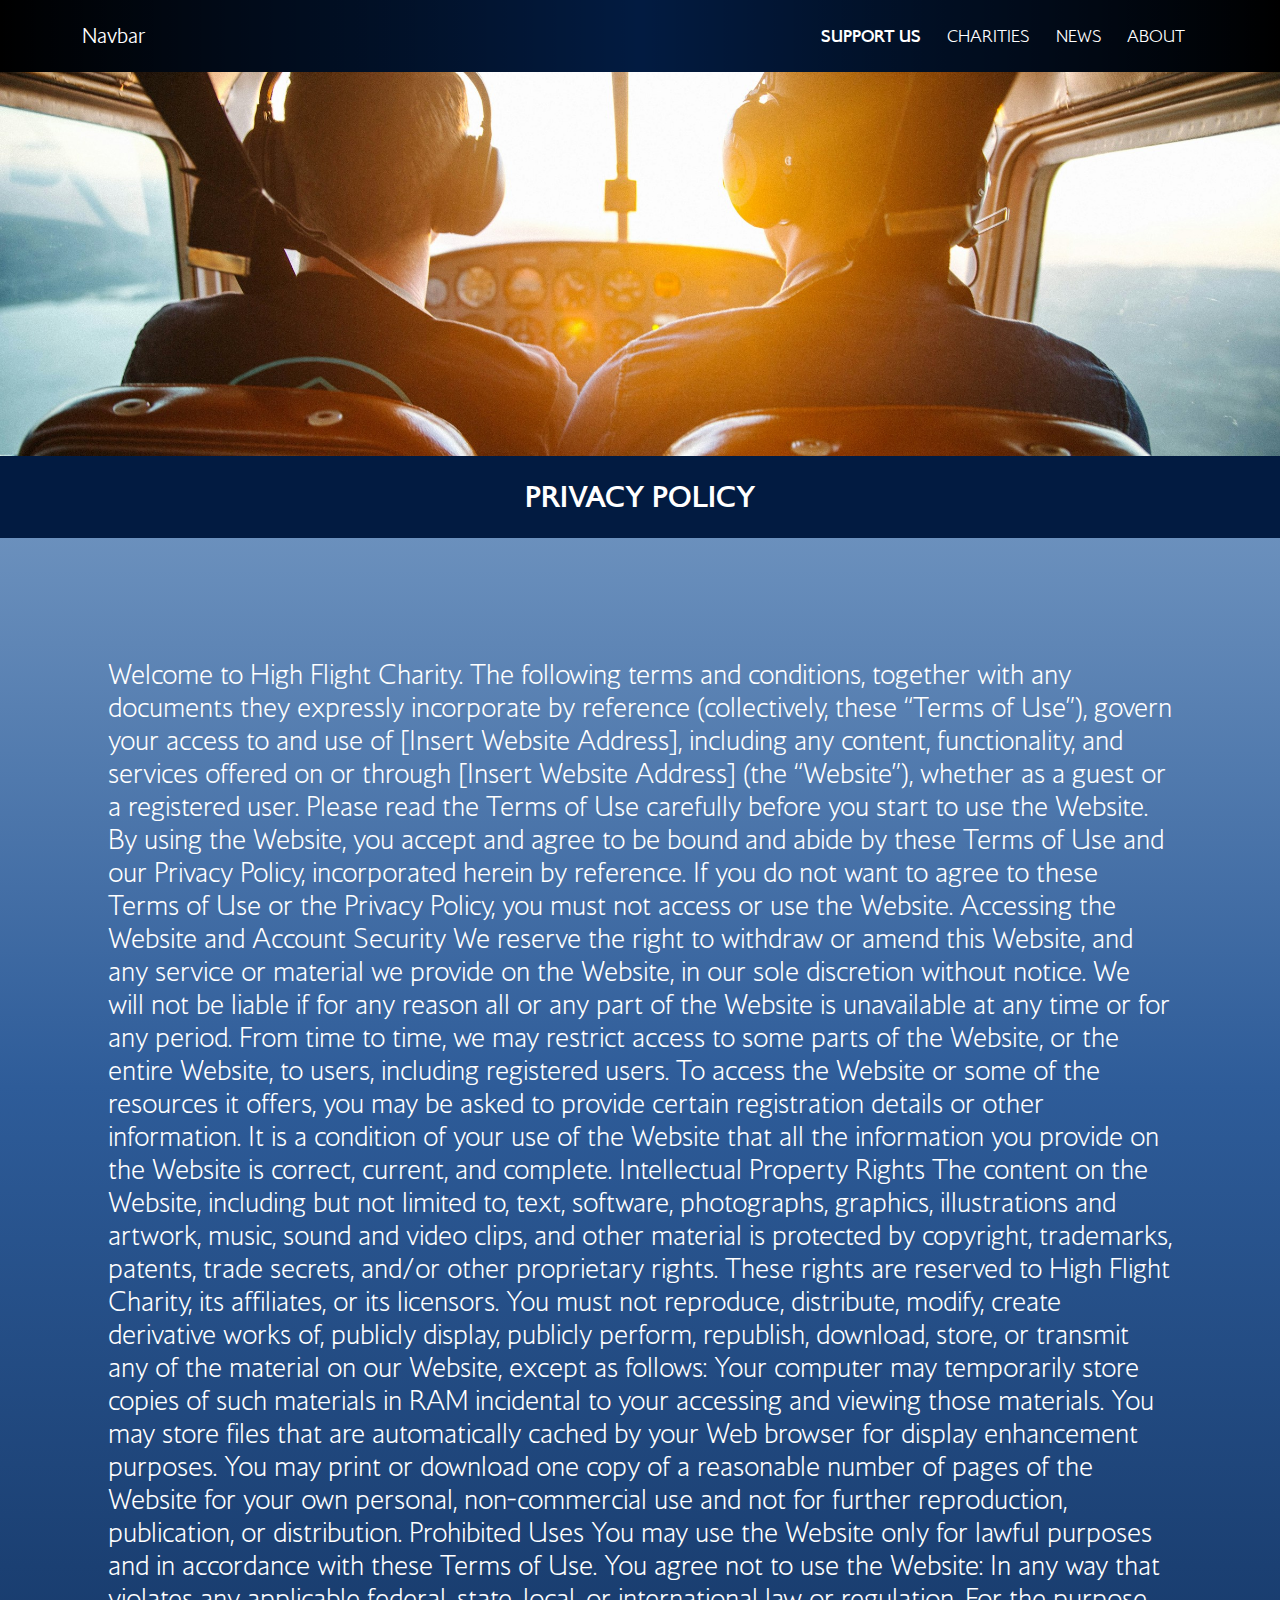
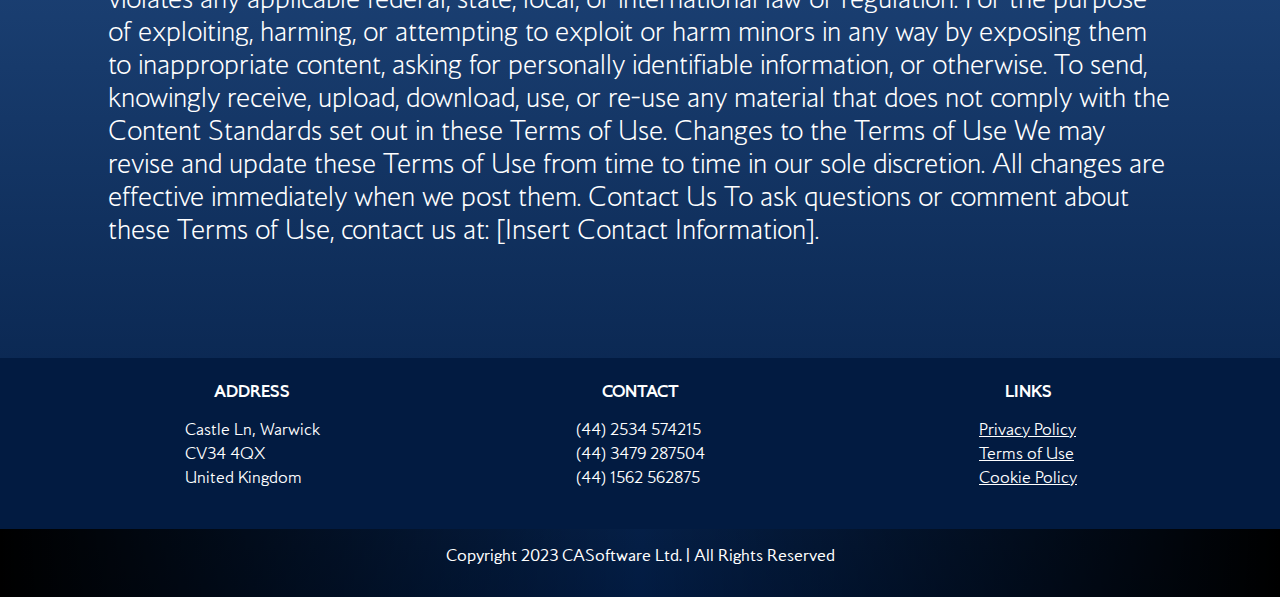
<file: terms-of-use.html>
<!DOCTYPE html>
<html lang="en">
  <head>
    <meta charset="UTF-8" />
    <meta name="viewport" content="width=device-width, initial-scale=1.0" />
    <link rel="stylesheet" href="css/fontawesome.css" />
    <link rel="stylesheet" href="css/styles.css" />
    <link rel="stylesheet" href="css/bootstrap.css" />
    <title>High Flight</title>
  </head>
  <body>
    <!-- Logo opening animation -->
      <!-- NAVBAR -->
      <nav class="navbar navbar-expand-lg navbar-dark bg-dark">
        <div class="container">
          <a class="navbar-brand" href="#">Navbar</a>
          <!-- <button
            class="navbar-toggler"
            type="button"
            data-bs-toggle="collapse"
            data-bs-target="#navbarNavAltMarkup"
            aria-controls="navbarNavAltMarkup"
            aria-expanded="false"
            aria-label="Toggle navigation"
          > -->
            <!-- <span class="navbar-toggler-icon"></span> -->
            <!-- Hamburger Menu -->
            <span
              id="menu-btn"
              class="d-block hamburger d-log-none navbar-toggler"
              type="button"
              data-bs-toggle="collapse"
              data-bs-target="#navbarNavAltMarkup"
              aria-controls="navbarNavAltMarkup"
              aria-expanded="false"
              aria-label="Toggle navigation"
            >
              <span class="hamburger-top"></span>
              <span class="hamburger-middle"></span>
              <span class="hamburger-bottom"></span>
            </span>
          </button>
          <div
            class="collapse navbar-collapse justify-content-end"
            id="navbarNavAltMarkup"
          >
            <div class="navbar-nav">
              <a
                class="nav-link text-uppercase active"
                aria-current="page"
                href="#"
                >Support Us</a
              >
              <a class="nav-link text-uppercase" href="#">Charities</a>
              <a class="nav-link text-uppercase" href="#">News</a>
              <a class="nav-link text-uppercase" href="#">About</a>
            </div>
          </div>
        </div>
      </nav>

      <header>
      <section
        class="banner-section py-8"
        id="banner"
        style="
          background:
            url('./assets/header-image.jpg');
          background-position: center;
          background-repeat: no-repeat;
          background-attachment: scroll;
          background-size: cover;
          box-shadow: 0 0.1875rem 0.1875rem 0 rgba(0, 0, 0, 0.1) !important;
        "
      >
      </section>
      </header>

      <div class="action-panel bg-dark p-4">
        <div class="container">
          <div class="d-flex flex-row align-items-center justify-content-center">
           <h3 class="mb-0">PRIVACY POLICY</h3>
          </div>
        </div>
      </div>

      
            
        <!-- THIS WILL BE EDITED WITH RICH TEXT EDITOR AND FORMATTED ONCE IN UMBRACO -->
       <section id="privacy-policy" class="panel-section  p-3 p-md-6 pt-0 mt-4 text-white">
        <div class="container">
            <p>
                Welcome to High Flight Charity. The following terms and conditions, together with any documents they expressly incorporate by reference (collectively, these “Terms of Use”), govern your access to and use of [Insert Website Address], including any content, functionality, and services offered on or through [Insert Website Address] (the “Website”), whether as a guest or a registered user.

                Please read the Terms of Use carefully before you start to use the Website. By using the Website, you accept and agree to be bound and abide by these Terms of Use and our Privacy Policy, incorporated herein by reference. If you do not want to agree to these Terms of Use or the Privacy Policy, you must not access or use the Website.
                
                Accessing the Website and Account Security
                We reserve the right to withdraw or amend this Website, and any service or material we provide on the Website, in our sole discretion without notice. We will not be liable if for any reason all or any part of the Website is unavailable at any time or for any period. From time to time, we may restrict access to some parts of the Website, or the entire Website, to users, including registered users.
                
                To access the Website or some of the resources it offers, you may be asked to provide certain registration details or other information. It is a condition of your use of the Website that all the information you provide on the Website is correct, current, and complete.
                
                Intellectual Property Rights
                The content on the Website, including but not limited to, text, software, photographs, graphics, illustrations and artwork, music, sound and video clips, and other material is protected by copyright, trademarks, patents, trade secrets, and/or other proprietary rights. These rights are reserved to High Flight Charity, its affiliates, or its licensors. You must not reproduce, distribute, modify, create derivative works of, publicly display, publicly perform, republish, download, store, or transmit any of the material on our Website, except as follows:
                
                Your computer may temporarily store copies of such materials in RAM incidental to your accessing and viewing those materials.
                You may store files that are automatically cached by your Web browser for display enhancement purposes.
                You may print or download one copy of a reasonable number of pages of the Website for your own personal, non-commercial use and not for further reproduction, publication, or distribution.
                Prohibited Uses
                You may use the Website only for lawful purposes and in accordance with these Terms of Use. You agree not to use the Website:
                
                In any way that violates any applicable federal, state, local, or international law or regulation.
                For the purpose of exploiting, harming, or attempting to exploit or harm minors in any way by exposing them to inappropriate content, asking for personally identifiable information, or otherwise.
                To send, knowingly receive, upload, download, use, or re-use any material that does not comply with the Content Standards set out in these Terms of Use.
                Changes to the Terms of Use
                We may revise and update these Terms of Use from time to time in our sole discretion. All changes are effective immediately when we post them.
                
                Contact Us
                To ask questions or comment about these Terms of Use, contact us at: [Insert Contact Information].
            </p>
        </div>
       </section>


    <footer class="bg-dark text-primary p-4">
      <div class="container">
        <div class="row g-5">
          <div class="col-12 col-md-4">
            <h3 class="text-center text-uppercase">Address</h3>
            <div class="d-flex justify-content-center align-items-center">
            <p>Castle Ln, Warwick <br>
              CV34 4QX <br>
              United Kingdom</p>
            </div>
          </div>
          <div class="col-12 col-md-4">
            <h3 class="text-uppercase text-center">Contact</h3>
            <div class="d-flex justify-content-center align-items-center">
            <p>(44) 2534 574215<br>
              (44) 3479 287504<br>
              (44) 1562 562875</p>
            </div>
          </div>
          <div class="col-12 col-md-4">
            <h3 class="text-uppercase text-center">Links</h3>
            <div class="d-flex justify-content-center align-items-center">
            <p>
              <a href="">Privacy Policy </a> <br>
              <a href="">Terms of Use  </a> <br>
              <a href=""> Cookie Policy </a>
            </p>
          </div>
          </div>
        </div>
      </div>

    </footer>
    <div id="copyright" class="copyright text-center p-3">
      <h3 class="fw-light">Copyright 2023 CASoftware Ltd. | All Rights Reserved</h3>
    </div>


    <script src="js/bootstrap.bundle.min.js"></script>
    <!-- <script src="js/script.js"></script> -->
  </body>
</html>
</file>
<file: css/styles.css>
/* Hamburger Menu */
.disabled {
  pointer-events: none;
}

.hamburger {
  cursor: pointer;
  width: 24px;
  height: 24px;
  transition: all 0.25s;
  position: relative;
}

.hamburger-top,
.hamburger-middle,
.hamburger-bottom {
  content: "";
  position: absolute;
  width: 24px;
  height: 2px;
  top: 5;
  left: 0;
  background: #9c9aa6;
  transform: rotate(0);
  transition: all 0.5s;
}

.hamburger-middle {
  transform: translateY(7px);
}

.hamburger-bottom {
  transform: translateY(14px);
}

.open {
  transform: rotate(90deg);
  transform: translateY(0px);
}

.open .hamburger-top {
  transform: rotate(45deg) translateY(6px) translateX(6px);
}

.open .hamburger-middle {
  display: none;
}

.open .hamburger-bottom {
  transform: rotate(-45deg) translateY(6px) translateX(-6px);
}

a {
  text-decoration: none !important;
}

html {
  overflow-x: hidden !important;
  scroll-behavior: smooth;
}

body {
  background: linear-gradient(180deg, #a6c3e0 0%, #2e5c99 49.48%, #021b41 100%);
  overflow-x: hidden !important;
}

.masthead::before {
  content: "";
  position: absolute;
  top: 0;
  right: 0;
  bottom: 0;
  left: 0;
  opacity: 0;
  background-color: rgb(255, 255, 255); /* white overlay */
  z-index: 5;
  animation: fadeOut 1s ease-in;
  animation-delay: 4s;
  animation-fill-mode: backwards;
  pointer-events: none;
}

.intro-logo {
  position: absolute;
  top: 50%;
  left: 50%;
  transform: translate(-50%, -50%);
  max-width: 60%; /* Ensures the image is responsive and fits its container */
  height: auto; /* Maintain aspect ratio */
  z-index: 7;
  opacity: 0;
  animation-fill-mode: backwards;
}

.hidden {
  display: none;
}

.navbar-toggler {
  background-image: none !important;
  border: none !important;
  outline: none !important;
}

.navbar {
  background-image: linear-gradient(to right, rgb(0, 0, 0) 0%, rgba(0, 0, 0, 0) 50%), linear-gradient(to left, rgb(0, 0, 0) 0%, rgba(0, 0, 0, 0) 50%);
  z-index: 4;
}

.navbar-nav .nav-link {
  color: #ffffff;
}
.navbar-nav .nav-link:active {
  font-weight: 700 !important;
}
.navbar-nav .nav-link:focus-visible {
  padding: 5px 5px;
  border-radius: 0.2rem;
}
.navbar-nav .nav-link:focus {
  color: #ffffff;
}

.active {
  font-weight: 700 !important;
}

.header {
  background: radial-gradient(circle at center, transparent 50%, rgba(0, 0, 0, 0.2) 100%), url("../assets/header-image.jpg");
  background-size: cover;
  background-attachment: fixed;
  background-position: center;
  max-height: calc(100vh - 72px) !important;
}
.header::after {
  content: "";
  position: absolute;
  top: 0;
  left: 0;
  width: 100%;
  height: 100%;
  background: rgba(0, 0, 0, 0.4);
}

.banner-section {
  padding: 10rem 0;
  background-position: center;
  background-repeat: no-repeat;
  background-attachment: fixed;
  background-size: cover;
  box-shadow: 0 0.1875rem 0.1875rem 0 rgba(0, 0, 0, 0.1) !important;
  padding: 1.25rem 2rem;
  height: auto;
  font-size: 2px;
  letter-spacing: 0.15rem;
  border: 0;
}

.header .header-main {
  max-width: 1041px !important;
  z-index: 6;
}
.header .header-main hr:nth-child(2) {
  border: 2px solid #ffffff !important;
  max-width: 870px !important;
  animation: moveInBottom 1s ease-out;
  animation-delay: 4.5s;
  animation-fill-mode: backwards;
}
.header .header-main hr:nth-child(3) {
  border: 2px solid #ffffff !important;
  max-width: 718px !important;
  animation: moveInBottom 1s ease-out;
  animation-delay: 4.6s;
  animation-fill-mode: backwards;
}
.header .header-main span:first-child {
  font-size: 48px !important;
  font-weight: 700;
  line-height: 61px;
  letter-spacing: 0em;
  animation-delay: 6s;
  animation: moveInBottom 1s ease-out;
}
.header .header-main span:last-child {
  font-weight: 300 !important;
  line-height: 41px !important;
  letter-spacing: 0em !important;
  font-size: 32px !important;
  text-align: center;
  height: 205px !important;
  animation: moveInBottom 1.5s ease-out;
  animation-delay: 4.7s;
  animation-fill-mode: backwards;
}

.action-panel {
  padding: 16px !important;
}

#contact-us {
  padding: 20px !important;
}

#cards-section {
  padding-top: 0 !important;
}

.panel-section h2 {
  font-size: 48px !important;
}
.panel-section p {
  font-size: 26px !important;
  font-weight: 200;
  line-height: 33px;
  letter-spacing: 0em;
}

.card-container {
  position: relative !important;
}

.card-step-1 {
  transform: translateY(-2rem);
}
.card-step-1::after {
  content: "";
  opacity: 0;
  position: absolute;
  width: 470px; /* Outer diameter of the circle */
  height: 470px; /* Outer diameter of the circle */
  bottom: -40%; /* Adjust this value to control the visible segment */
  right: -33%; /* Adjust this value to control the visible segment */
  border: 10px solid #ce220f; /* Adjust border width and color as needed */
  border-radius: 50%; /* Creates the circle shape */
  background: none; /* Ensures the center of the circle is transparent */
  transform: rotate(0deg); /* Adjust the angle if needed */
  z-index: -1; /* Ensures it sits below the cards */
  clip-path: ellipse(50% 50% at 100% 0%);
}

.card-step-2 {
  transform: translateY(10rem);
}
.card-step-2::after {
  content: "";
  opacity: 0;
  position: absolute;
  width: 470px; /* Outer diameter of the circle */
  height: 470px; /* Outer diameter of the circle */
  bottom: -50%; /* Adjust this value to control the visible segment */
  right: -75%; /* Adjust this value to control the visible segment */
  border: 10px solid #ce220f; /* Adjust border width and color as needed */
  border-radius: 50%; /* Creates the circle shape */
  background: none; /* Ensures the center of the circle is transparent */
  transform: rotate(0deg); /* Adjust the angle if needed */
  z-index: -1; /* Ensures it sits below the cards */
  clip-path: ellipse(50% 50% at 0% 100%);
}

.card-step-3 {
  transform: translateY(22rem);
}

.card-step-1.no-after::after,
.card-step-2.no-after::after {
  display: none; /* This effectively "removes" the pseudo-element */
}

.adjusted-container {
  margin-bottom: 20rem !important;
}

.card-styling {
  border-radius: 5px !important;
  border: 1px solid #2e5c99 !important;
  background: #fff !important;
  box-shadow: 2px 4px 4px 2px rgba(0, 0, 0, 0.25) !important;
}

.charity-card {
  border-radius: 5px !important;
  border: 1px solid #2e5c99 !important;
  background: #fff !important;
  box-shadow: 2px 4px 4px 2px rgba(0, 0, 0, 0.25) !important;
  min-height: 255px !important;
}
.charity-card .card-body {
  z-index: 1;
}
.charity-card .line-decoration {
  top: 25%;
  z-index: 0;
  position: absolute;
  width: 200%;
  margin-left: -50%;
  height: 50px;
  transform: rotate(21.773deg);
  stroke-width: 50px;
  background-color: rgba(166, 195, 224, 0.25);
}

.card {
  border: 0 !important;
}
.card .card-img-top {
  height: 260px !important;
  background-position: center !important;
  object-fit: cover;
}
.card h5 {
  font-size: 16px !important;
}
.card p {
  font-size: 16px !important;
}

.card-link {
  display: flex;
  padding: 12px 8px;
  justify-content: center;
  align-items: center;
  gap: 10px;
  border-radius: 4px;
  border: 2px solid #a6c3e0;
  background: var(--Corporate-Blue, #2e5c99);
  max-width: fit-content;
}

.background-img {
  background-repeat: no-repeat !important;
  background-position: center !important;
  background-size: cover;
}

.img-wrapper {
  max-height: 250px !important;
  border: 3px solid #a6c3e0 !important;
}

.event-card .event-card-body {
  background: #fff;
  padding: 20px 20px 20px 20px;
  max-width: 85%;
  margin: -50px auto 0 auto;
  position: relative;
  border-radius: 0;
}
.event-card .event-card-img {
  height: auto;
  max-width: 100%;
  border: none;
  border-radius: 0;
  box-shadow: none;
}

footer h3 {
  font-size: 16px !important;
}
footer p {
  font-size: 16px !important;
}
footer a {
  text-decoration: underline !important;
}

#copyright {
  background-image: linear-gradient(to right, rgb(0, 0, 0) 0%, rgba(0, 0, 0, 0) 50%), linear-gradient(to left, rgb(0, 0, 0) 0%, rgba(0, 0, 0, 0) 50%);
  z-index: 6;
}
#copyright h3 {
  font-size: 16px !important;
  font-weight: 400 !important;
  line-height: 20px !important;
  letter-spacing: 0em;
}

.homepg-card {
  opacity: 0;
  transition: opacity 1s ease-out;
}

.hide {
  display: none;
}

.homepg-card.show {
  opacity: 1;
}

.animate__fadeIn {
  animation: fadeIn 1.5s ease-in-out;
}

.animate__fadeOutShrinkMove {
  animation: fadeOutShrinkMove 3s ease-in-out;
}

.card-container.animate__rotateClockwise90::after {
  animation: rotateClockwise90 1s forwards;
}

.card-container.animate__rotateCounterClockwise90::after {
  animation: rotateCounterClockwise90 1s forwards;
}

@keyframes moveInBottom {
  0% {
    opacity: 0;
    transform: translateY(35px);
  }
  100% {
    opacity: 1;
    transform: translate(0);
  }
}
@keyframes rotateClockwise90 {
  0% {
    opacity: 0;
    transform: rotate(-90deg);
  }
  100% {
    opacity: 1;
    transform: rotate(0deg);
  }
}
@keyframes rotateCounterClockwise90 {
  0% {
    clip-path: ellipse(50% 15% at 0% 100%);
    opacity: 0;
    transform: rotate(90deg);
  }
  100% {
    opacity: 1;
    transform: rotate(0deg);
    clip-path: ellipse(50% 50% at 0% 100%);
  }
}
@keyframes fadeOut {
  0% {
    opacity: 1;
  }
  100% {
    opacity: 0;
  }
}
@keyframes fadeIn {
  0% {
    opacity: 0;
    transform: scale(1) translate(-50%, -50%);
  }
  100% {
    opacity: 1;
    transform: scale(1) translate(-50%, -50%);
  }
}
@keyframes fadeOutShrinkMove {
  0% {
    opacity: 1;
    transform: scale(1) translate(-50%, -50%); /* Centered starting position */
  }
  100% {
    opacity: 0;
    top: 0%;
    left: 25%;
    transform: scale(0.3) translate(-200%, -100%); /* Adjust for more movement */
  }
}
@media (min-width: 990px) {
  #menu-btn {
    display: none !important;
  }
  #about-us-section .text-container {
    text-align: left !important;
  }
}
@media (max-width: 767px) {
  .header .header-main span:last-child {
    font-size: 20px !important;
    line-height: 35px !important;
  }
  .header .roles {
    font-size: 18px !important;
  }
  .panel-section h2 {
    font-size: 32px !important;
  }
  .panel-section p {
    font-size: 20px !important;
    font-weight: 200;
    line-height: 33px !important;
    letter-spacing: 0em;
  }
  .card-step-1 .card-step-2 {
    margin-top: 50px !important;
  }
  .adjusted-container {
    margin-bottom: 1rem !important;
  }
  .card-step-1,
  .card-step-2,
  .card-step-3 {
    transform: none !important;
  }
  .card-step-1::after,
  .card-step-2::after,
  .card-step-3::after {
    display: none;
  }
  .homepg-card {
    width: auto !important;
  }
}
@media (max-width: 576px) {
  #cards-section {
    margin-bottom: 5rem !important;
  }
  .action-panel {
    margin-top: 34px !important;
    margin-bottom: 50px !important;
  }
  .card-step-2 {
    margin-top: 24px !important;
  }
}
</file>
